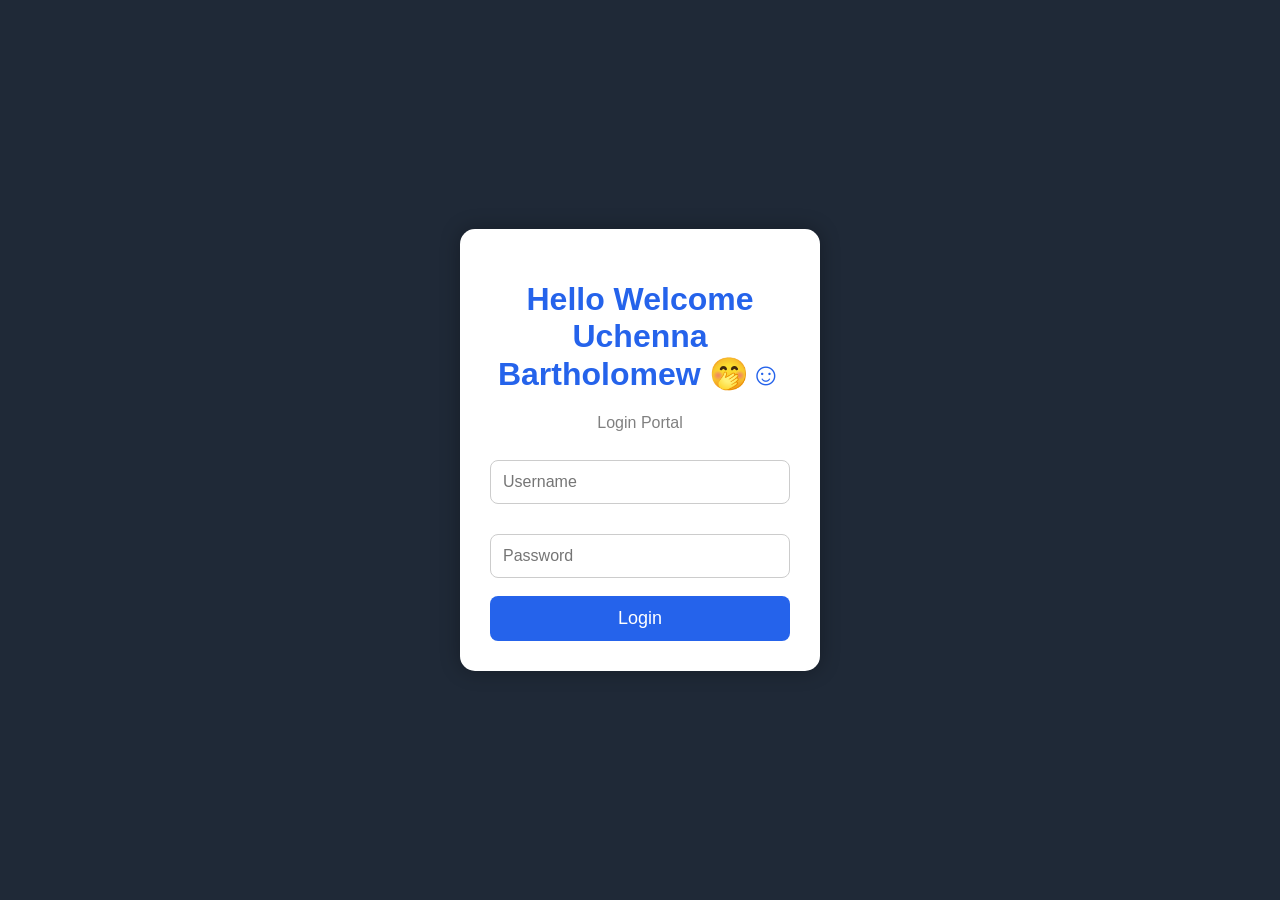
<file: Index.html>
<!DOCTYPE html>

<html>

<head>

<title>Benson Tech</title>

<link rel="stylesheet" href="style.css">

</head>

<body>

<div class="container">

<h1>Hello Welcome Uchenna Bartholomew 🤭☺️</h1>

<p>Login Portal</p>

<input type="text" id="username"  placeholder="Username">

<input type="password" id="password"placeholder="Password">

<button onclick="login()">Login</button>

</div>

  <script src="script.js"></script>

</body>

</html>
</file>
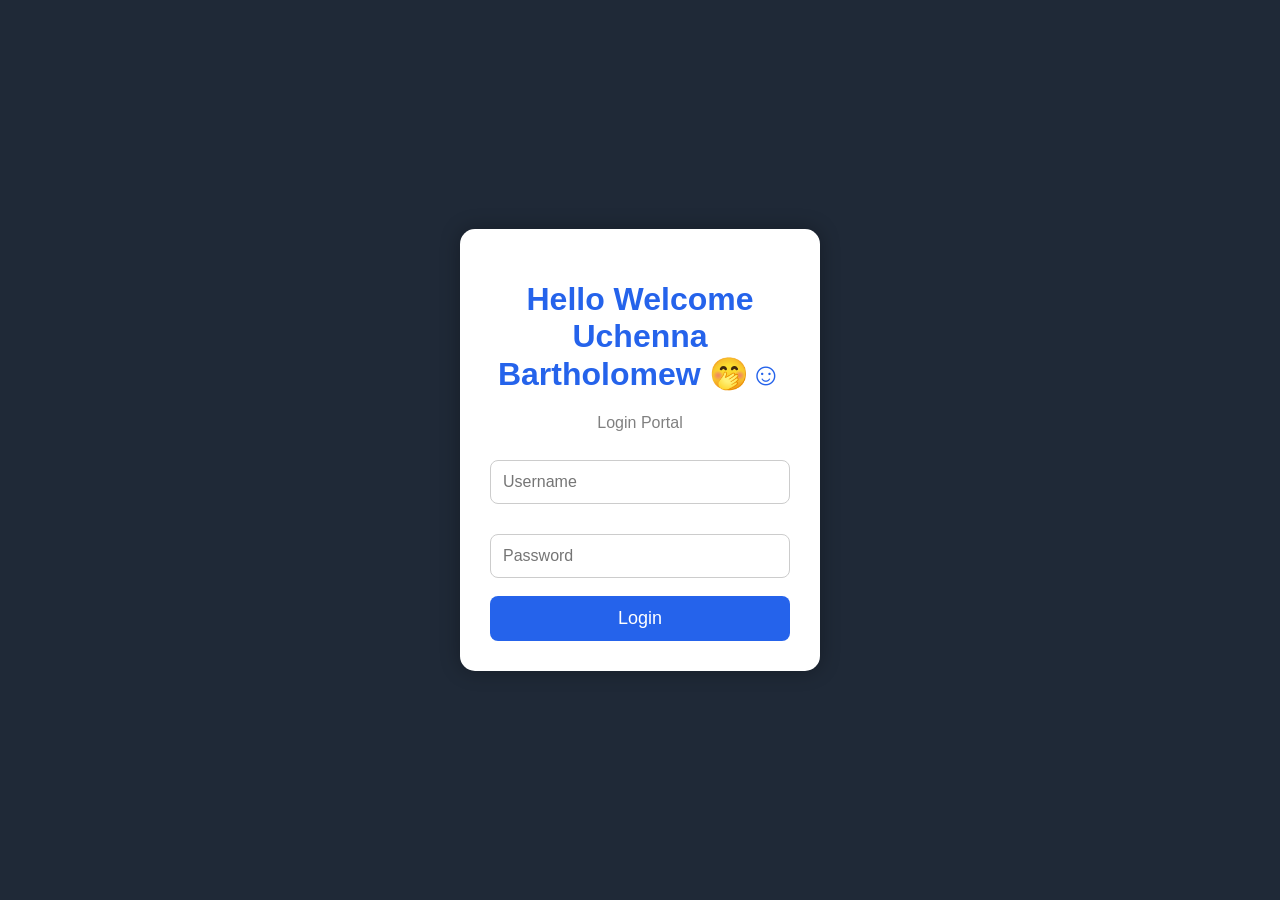
<file: index.html>
<!DOCTYPE html>

<html>

<head>

<title>Benson Tech</title>

<link rel="stylesheet" href="style.css">

</head>

<body>

<div class="container">

<h1>Hello Welcome Uchenna Bartholomew 🤭☺️</h1>

<p>Login Portal</p>

<input type="text" id="username"  placeholder="Username">

<input type="password" id="password"placeholder="Password">

<button onclick="login()">Login</button>

</div>

  <script src="script.js"></script>

</body>

</html>
</file>
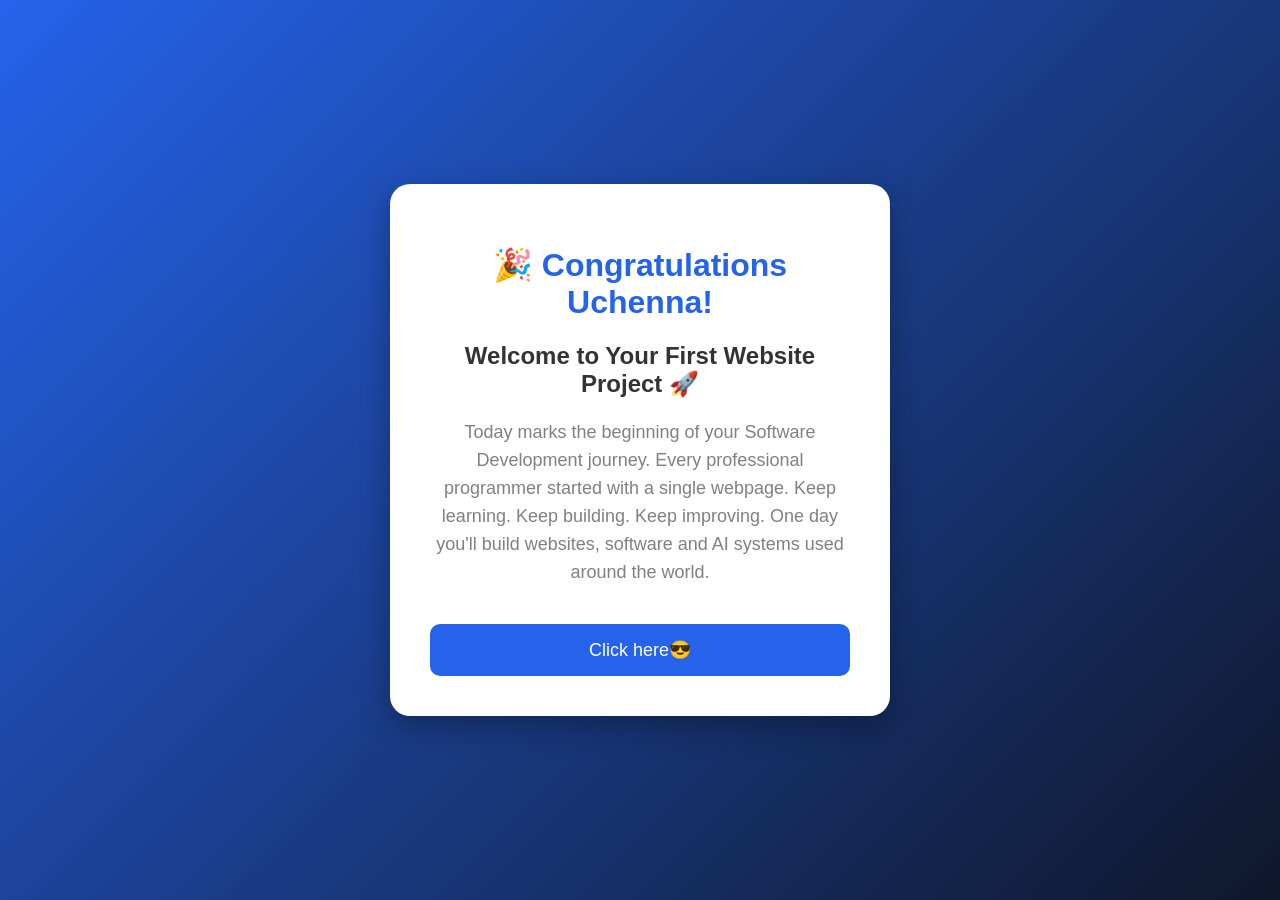
<file: home.html>
<!DOCTYPE html>
<html>

<head>
   <meta charset="UTF-8">

    <meta name="viewport"
          content="width=device-width, initial-scale=1.0">

<title>Benson Tech | Home</title>

<link rel="stylesheet" href="home.css">

</head>

<body>

<div class="card">

<h1>🎉 Congratulations Uchenna!</h1>

<h2>Welcome to Your First Website Project 🚀</h2>

<p>

Today marks the beginning of your Software Development journey.

Every professional programmer started with a single webpage.

Keep learning.

Keep building.

Keep improving.

One day you'll build websites, software and AI systems used around the world.

</p>

<button onclick="showMessage()">

Click here😎

</button>

</div>

<script src="home.js"></script>

</body>

</html>
</file>
<file: style.css>
/* Whole page */
body{
    background-color:#1f2937;
    font-family:Arial, sans-serif;
    display:flex;
    justify-content:center;
    align-items:center;
    height:100vh;
    margin:0;
}

/* Login Box */

.container{
    background:white;
    padding:30px;
    width:300px;
    border-radius:15px;
    box-shadow:0 0 20px rgba(0,0,0,.3);
}

/* Heading */

h1{
    text-align:center;
    color:#2563eb;
}

/* Input boxes */

input{
    width:100%;
    padding:12px;
    margin-top:12px;
    margin-bottom:18px;
    border:1px solid #ccc;
    border-radius:8px;
    font-size:16px;
    box-sizing:border-box;
}

/* Button */

button{
    width:100%;
    padding:12px;
    background:#2563eb;
    color:white;
    border:none;
    border-radius:8px;
    font-size:18px;
    cursor:pointer;
}

/* Mouse Hover */

button:hover{
    background:#1d4ed8;
}

/* Small text */

p{
    text-align:center;
    color:gray;
}
</file>
<file: home.css>
body{

margin:0;

display:flex;

justify-content:center;

align-items:center;

height:100vh;

background:linear-gradient(135deg,#2563eb,#0f172a);

font-family:Arial,sans-serif;

}

.card{

background:white;

padding:40px;

width:420px;

border-radius:20px;

text-align:center;

box-shadow:0 10px 30px rgba(0,0,0,.3);

}

h1{

color:#2563eb;

}

h2{

color:#333;

}

p{

font-size:18px;

line-height:28px;

color:gray;

}

button{

margin-top:20px;

padding:15px;

width:100%;

background:#2563eb;

border:none;

color:white;

font-size:18px;

border-radius:10px;

cursor:pointer;

}

button:hover{

background:#1d4ed8;

}
</file>
